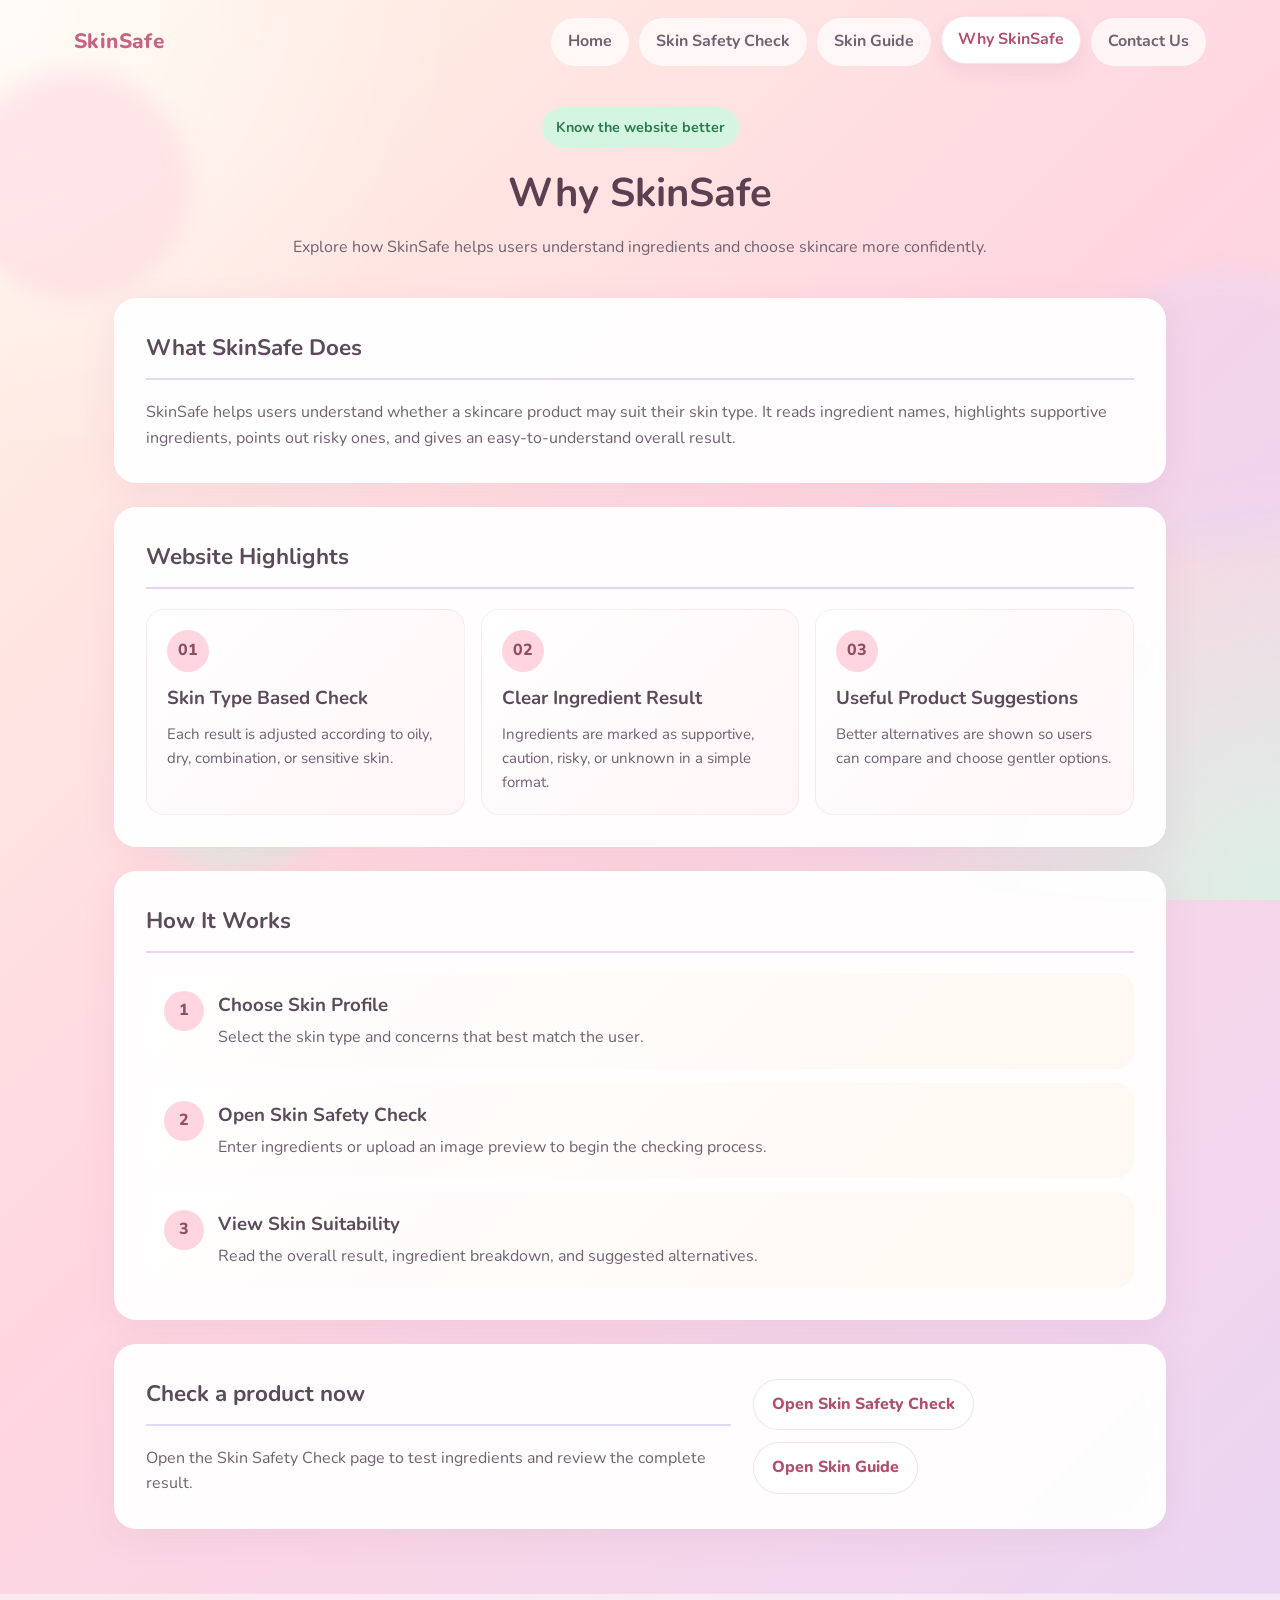
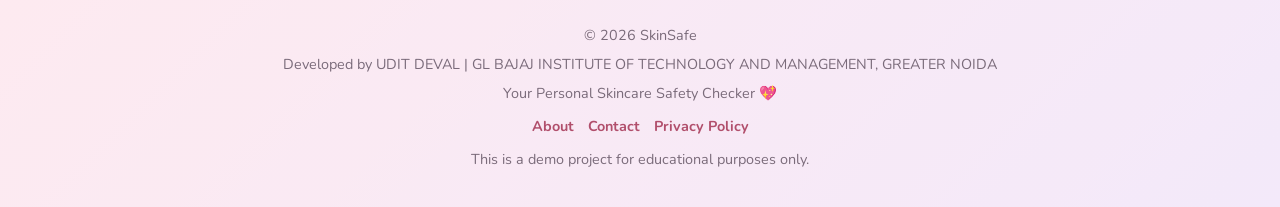
<file: about.html>
<!DOCTYPE html>
<html lang="en">
<head>
  <meta charset="UTF-8">
  <meta name="viewport" content="width=device-width, initial-scale=1.0">
  <title>SkinSafe - Why SkinSafe</title>
  <link rel="stylesheet" href="style.css">
  <link href="https://fonts.googleapis.com/css2?family=Nunito:wght@400;600;700;800&display=swap" rel="stylesheet">
</head>
<body>
  <div class="bg-orb orb-one"></div>
  <div class="bg-orb orb-two"></div>
  <div class="bg-orb orb-three"></div>

  <nav class="top-nav">
    <div class="nav-brand">SkinSafe</div>
    <div class="nav-links">
      <a href="index.html">Home</a>
      <a href="check.html">Skin Safety Check</a>
      <a href="guide.html">Skin Guide</a>
      <a href="about.html" class="active">Why SkinSafe</a>
      <a href="contact.html">Contact Us</a>
    </div>
  </nav>

  <header class="subpage-header">
    <span class="hero-label">Know the website better</span>
    <h1>Why SkinSafe</h1>
    <p>Explore how SkinSafe helps users understand ingredients and choose skincare more confidently.</p>
  </header>

  <main class="container">
    <section class="card">
      <h2>What SkinSafe Does</h2>
      <p class="page-text">SkinSafe helps users understand whether a skincare product may suit their skin type. It reads ingredient names, highlights supportive ingredients, points out risky ones, and gives an easy-to-understand overall result.</p>
    </section>

    <section class="card info-showcase">
      <h2>Website Highlights</h2>
      <div class="info-grid">
        <div class="info-box">
          <span class="info-icon">01</span>
          <h3>Skin Type Based Check</h3>
          <p>Each result is adjusted according to oily, dry, combination, or sensitive skin.</p>
        </div>
        <div class="info-box">
          <span class="info-icon">02</span>
          <h3>Clear Ingredient Result</h3>
          <p>Ingredients are marked as supportive, caution, risky, or unknown in a simple format.</p>
        </div>
        <div class="info-box">
          <span class="info-icon">03</span>
          <h3>Useful Product Suggestions</h3>
          <p>Better alternatives are shown so users can compare and choose gentler options.</p>
        </div>
      </div>
    </section>

    <section class="card">
      <h2>How It Works</h2>
      <div class="routine-list">
        <div class="routine-step">
          <span>1</span>
          <div>
            <h3>Choose Skin Profile</h3>
            <p>Select the skin type and concerns that best match the user.</p>
          </div>
        </div>
        <div class="routine-step">
          <span>2</span>
          <div>
            <h3>Open Skin Safety Check</h3>
            <p>Enter ingredients or upload an image preview to begin the checking process.</p>
          </div>
        </div>
        <div class="routine-step">
          <span>3</span>
          <div>
            <h3>View Skin Suitability</h3>
            <p>Read the overall result, ingredient breakdown, and suggested alternatives.</p>
          </div>
        </div>
      </div>
    </section>

    <section class="card final-cta">
      <div class="cta-content">
        <div>
          <h2>Check a product now</h2>
          <p>Open the Skin Safety Check page to test ingredients and review the complete result.</p>
        </div>
        <div class="cta-buttons">
          <a href="check.html" class="secondary-btn">Open Skin Safety Check</a>
          <a href="guide.html" class="secondary-btn">Open Skin Guide</a>
        </div>
      </div>
    </section>
  </main>

  <footer class="footer">
    <p>&copy; 2026 SkinSafe</p>
    <p>Developed by UDIT DEVAL | GL BAJAJ INSTITUTE OF TECHNOLOGY AND MANAGEMENT, GREATER NOIDA</p>
    <p>Your Personal Skincare Safety Checker 💖</p>
    <div class="footer-links">
      <a href="about.html">About</a>
      <a href="contact.html">Contact</a>
      <a href="privacy.html">Privacy Policy</a>
    </div>
    <p>This is a demo project for educational purposes only.</p>
  </footer>
</body>
</html>
</file>
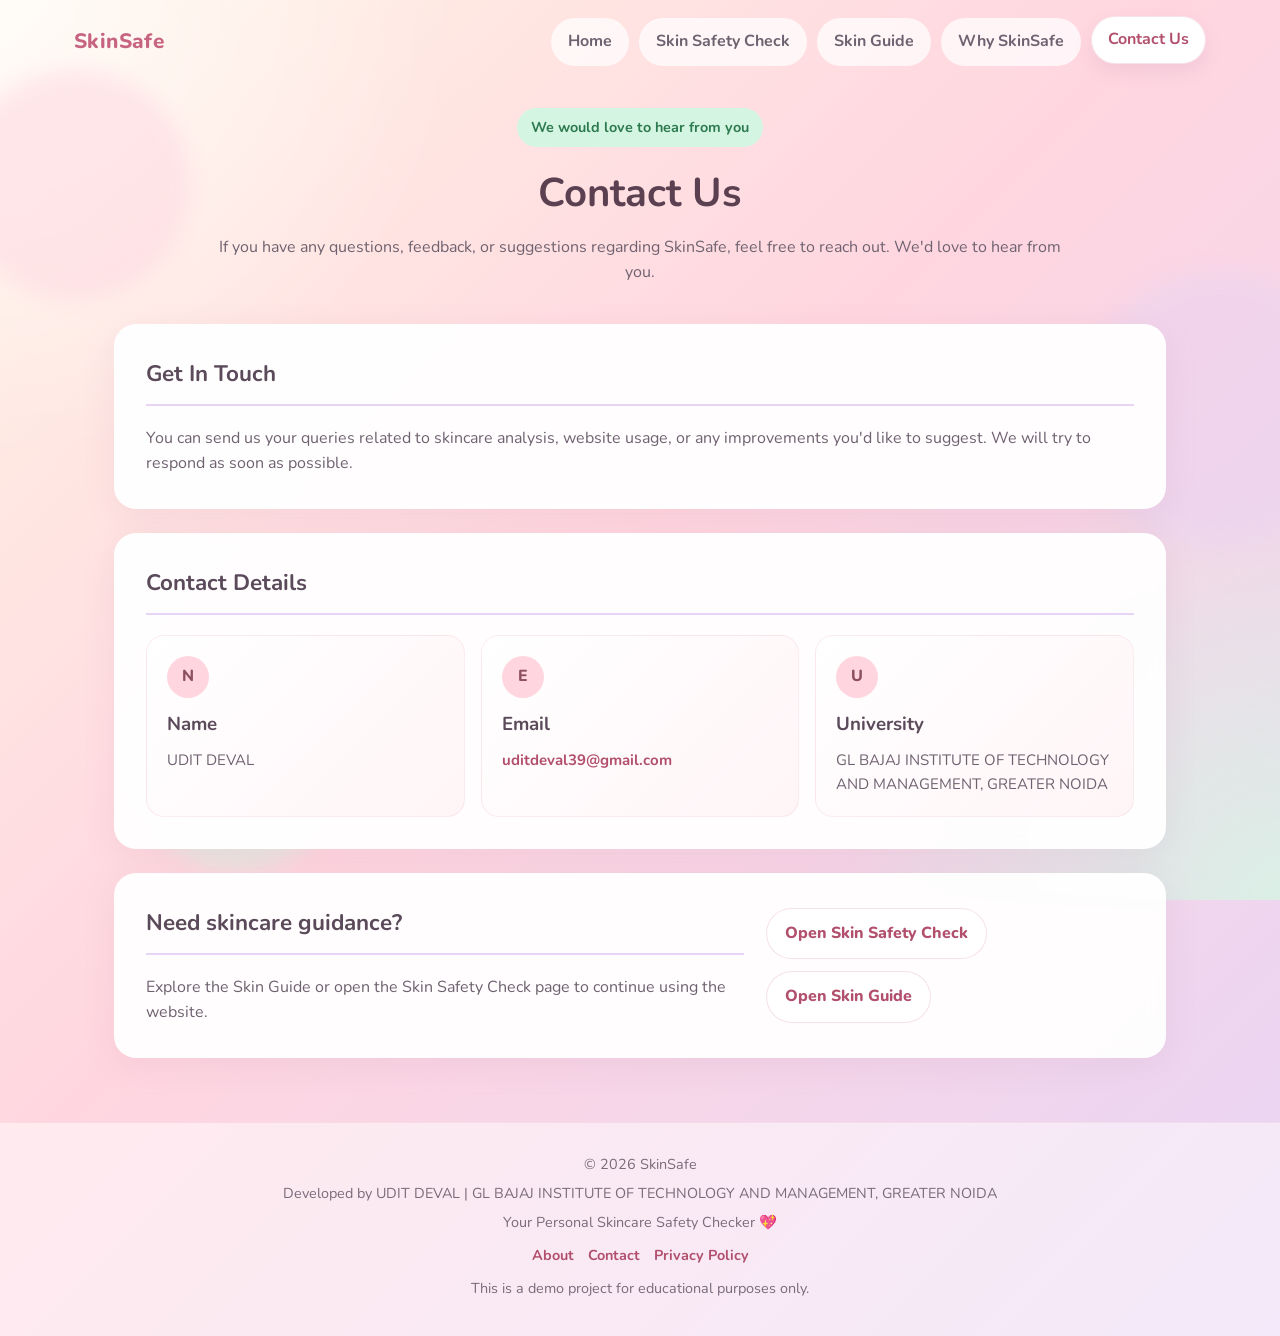
<file: contact.html>
<!DOCTYPE html>
<html lang="en">
<head>
  <meta charset="UTF-8">
  <meta name="viewport" content="width=device-width, initial-scale=1.0">
  <title>SkinSafe - Contact Us</title>
  <link rel="stylesheet" href="style.css">
  <link href="https://fonts.googleapis.com/css2?family=Nunito:wght@400;600;700;800&display=swap" rel="stylesheet">
</head>
<body>
  <div class="bg-orb orb-one"></div>
  <div class="bg-orb orb-two"></div>
  <div class="bg-orb orb-three"></div>

  <nav class="top-nav">
    <div class="nav-brand">SkinSafe</div>
    <div class="nav-links">
      <a href="index.html">Home</a>
      <a href="check.html">Skin Safety Check</a>
      <a href="guide.html">Skin Guide</a>
      <a href="about.html">Why SkinSafe</a>
      <a href="contact.html" class="active">Contact Us</a>
    </div>
  </nav>

  <header class="subpage-header">
    <span class="hero-label">We would love to hear from you</span>
    <h1>Contact Us</h1>
    <p>If you have any questions, feedback, or suggestions regarding SkinSafe, feel free to reach out. We'd love to hear from you.</p>
  </header>

  <main class="container">
    <section class="card">
      <h2>Get In Touch</h2>
      <p class="page-text">You can send us your queries related to skincare analysis, website usage, or any improvements you'd like to suggest. We will try to respond as soon as possible.</p>
    </section>

    <section class="card info-showcase">
      <h2>Contact Details</h2>
      <div class="info-grid">
        <div class="info-box">
          <span class="info-icon">N</span>
          <h3>Name</h3>
          <p>UDIT DEVAL</p>
        </div>
        <div class="info-box">
          <span class="info-icon">E</span>
          <h3>Email</h3>
          <p><a class="inline-link" href="mailto:uditdeval39@gmail.com">uditdeval39@gmail.com</a></p>
        </div>
        <div class="info-box">
          <span class="info-icon">U</span>
          <h3>University</h3>
          <p>GL BAJAJ INSTITUTE OF TECHNOLOGY AND MANAGEMENT, GREATER NOIDA</p>
        </div>
      </div>
    </section>

    <section class="card final-cta">
      <div class="cta-content">
        <div>
          <h2>Need skincare guidance?</h2>
          <p>Explore the Skin Guide or open the Skin Safety Check page to continue using the website.</p>
        </div>
        <div class="cta-buttons">
          <a href="check.html" class="secondary-btn">Open Skin Safety Check</a>
          <a href="guide.html" class="secondary-btn">Open Skin Guide</a>
        </div>
      </div>
    </section>
  </main>

  <footer class="footer">
    <p>&copy; 2026 SkinSafe</p>
    <p>Developed by UDIT DEVAL | GL BAJAJ INSTITUTE OF TECHNOLOGY AND MANAGEMENT, GREATER NOIDA</p>
    <p>Your Personal Skincare Safety Checker 💖</p>
    <div class="footer-links">
      <a href="about.html">About</a>
      <a href="contact.html">Contact</a>
      <a href="privacy.html">Privacy Policy</a>
    </div>
    <p>This is a demo project for educational purposes only.</p>
  </footer>
</body>
</html>
</file>
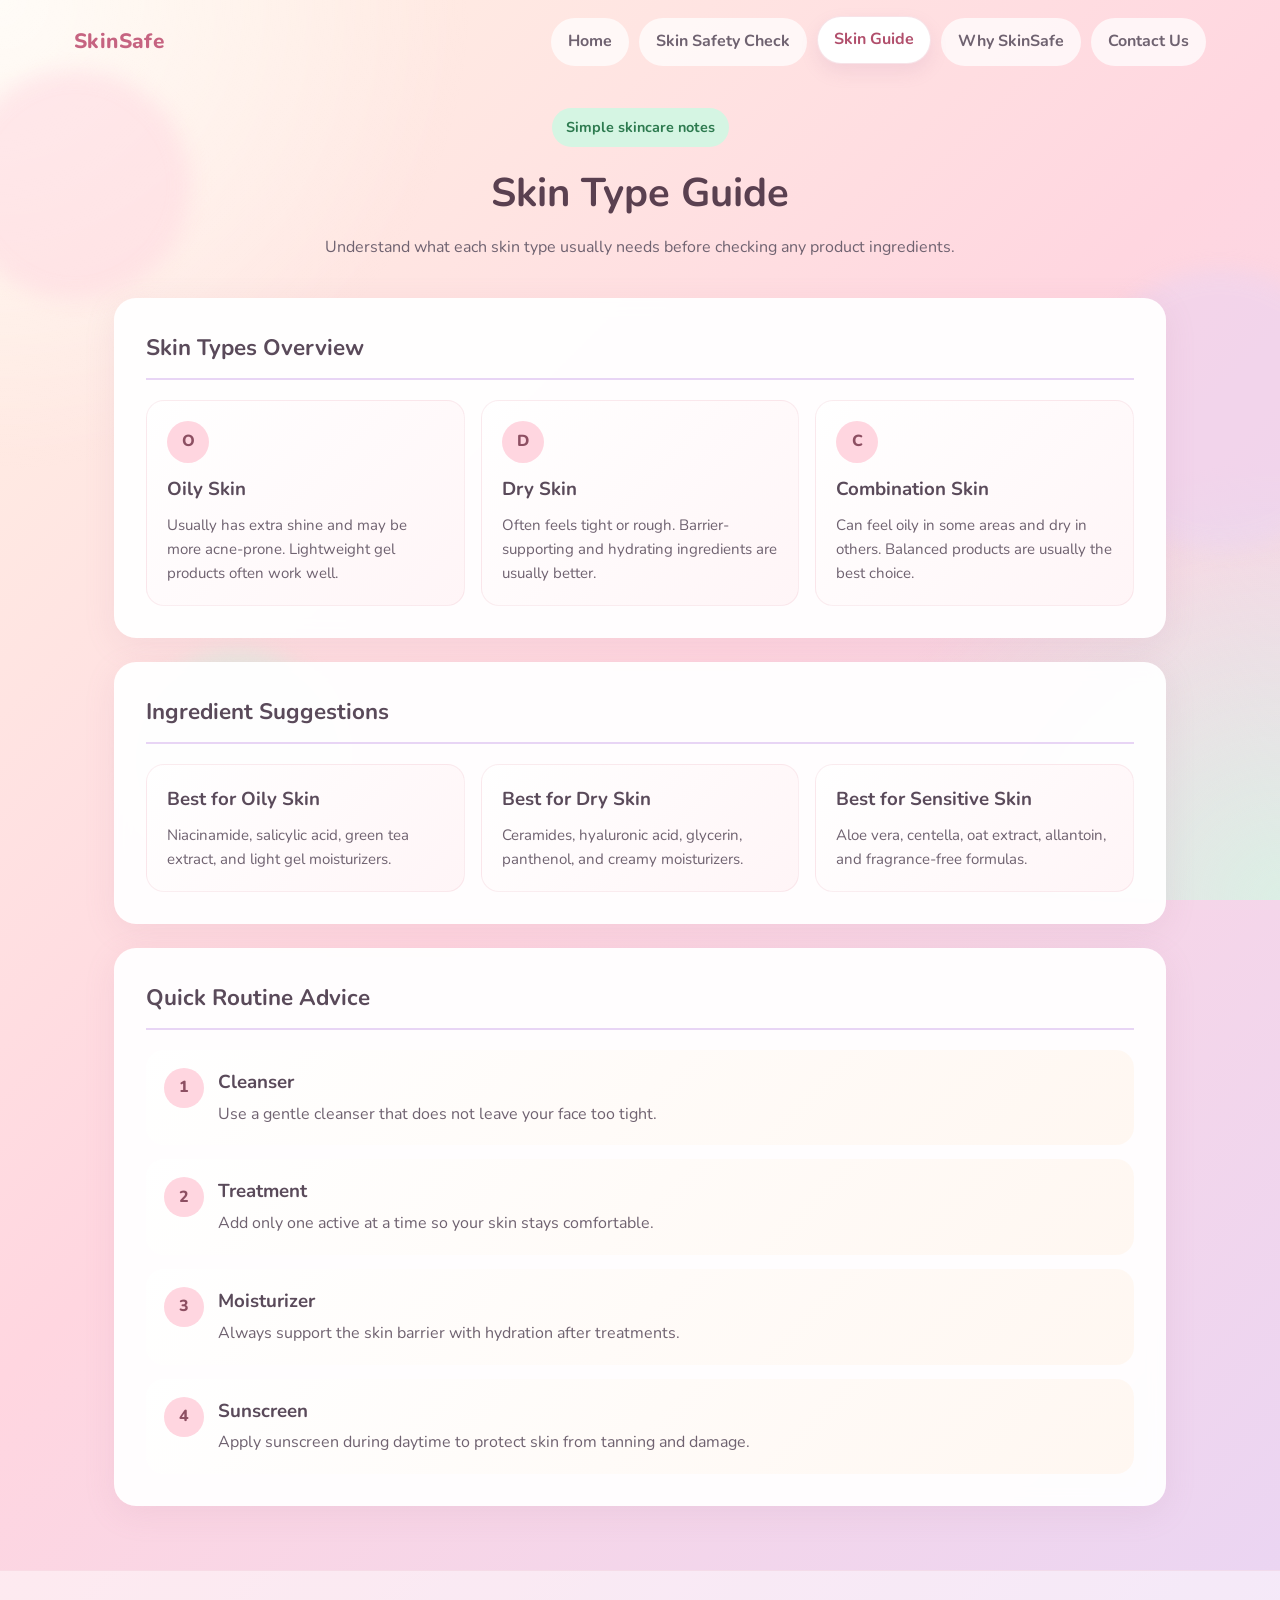
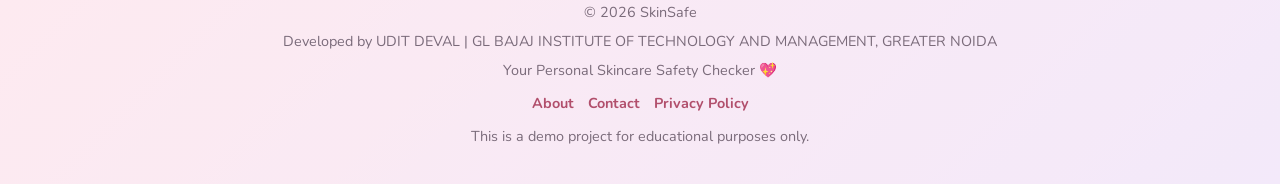
<file: guide.html>
<!DOCTYPE html>
<html lang="en">
<head>
  <meta charset="UTF-8">
  <meta name="viewport" content="width=device-width, initial-scale=1.0">
  <title>SkinSafe - Skin Guide</title>
  <link rel="stylesheet" href="style.css">
  <link href="https://fonts.googleapis.com/css2?family=Nunito:wght@400;600;700;800&display=swap" rel="stylesheet">
</head>
<body>
  <div class="bg-orb orb-one"></div>
  <div class="bg-orb orb-two"></div>
  <div class="bg-orb orb-three"></div>

  <nav class="top-nav">
    <div class="nav-brand">SkinSafe</div>
    <div class="nav-links">
      <a href="index.html">Home</a>
      <a href="check.html">Skin Safety Check</a>
      <a href="guide.html" class="active">Skin Guide</a>
      <a href="about.html">Why SkinSafe</a>
      <a href="contact.html">Contact Us</a>
    </div>
  </nav>

  <header class="subpage-header">
    <span class="hero-label">Simple skincare notes</span>
    <h1>Skin Type Guide</h1>
    <p>Understand what each skin type usually needs before checking any product ingredients.</p>
  </header>

  <main class="container">
    <section class="card info-showcase">
      <h2>Skin Types Overview</h2>
      <div class="info-grid">
        <div class="info-box">
          <span class="info-icon">O</span>
          <h3>Oily Skin</h3>
          <p>Usually has extra shine and may be more acne-prone. Lightweight gel products often work well.</p>
        </div>
        <div class="info-box">
          <span class="info-icon">D</span>
          <h3>Dry Skin</h3>
          <p>Often feels tight or rough. Barrier-supporting and hydrating ingredients are usually better.</p>
        </div>
        <div class="info-box">
          <span class="info-icon">C</span>
          <h3>Combination Skin</h3>
          <p>Can feel oily in some areas and dry in others. Balanced products are usually the best choice.</p>
        </div>
      </div>
    </section>

    <section class="card care-tips">
      <h2>Ingredient Suggestions</h2>
      <div class="tips-grid">
        <div class="tip-card">
          <h3>Best for Oily Skin</h3>
          <p>Niacinamide, salicylic acid, green tea extract, and light gel moisturizers.</p>
        </div>
        <div class="tip-card">
          <h3>Best for Dry Skin</h3>
          <p>Ceramides, hyaluronic acid, glycerin, panthenol, and creamy moisturizers.</p>
        </div>
        <div class="tip-card">
          <h3>Best for Sensitive Skin</h3>
          <p>Aloe vera, centella, oat extract, allantoin, and fragrance-free formulas.</p>
        </div>
      </div>
    </section>

    <section class="card">
      <h2>Quick Routine Advice</h2>
      <div class="routine-list">
        <div class="routine-step">
          <span>1</span>
          <div>
            <h3>Cleanser</h3>
            <p>Use a gentle cleanser that does not leave your face too tight.</p>
          </div>
        </div>
        <div class="routine-step">
          <span>2</span>
          <div>
            <h3>Treatment</h3>
            <p>Add only one active at a time so your skin stays comfortable.</p>
          </div>
        </div>
        <div class="routine-step">
          <span>3</span>
          <div>
            <h3>Moisturizer</h3>
            <p>Always support the skin barrier with hydration after treatments.</p>
          </div>
        </div>
        <div class="routine-step">
          <span>4</span>
          <div>
            <h3>Sunscreen</h3>
            <p>Apply sunscreen during daytime to protect skin from tanning and damage.</p>
          </div>
        </div>
      </div>
    </section>
  </main>

  <footer class="footer">
    <p>&copy; 2026 SkinSafe</p>
    <p>Developed by UDIT DEVAL | GL BAJAJ INSTITUTE OF TECHNOLOGY AND MANAGEMENT, GREATER NOIDA</p>
    <p>Your Personal Skincare Safety Checker 💖</p>
    <div class="footer-links">
      <a href="about.html">About</a>
      <a href="contact.html">Contact</a>
      <a href="privacy.html">Privacy Policy</a>
    </div>
    <p>This is a demo project for educational purposes only.</p>
  </footer>
</body>
</html>
</file>
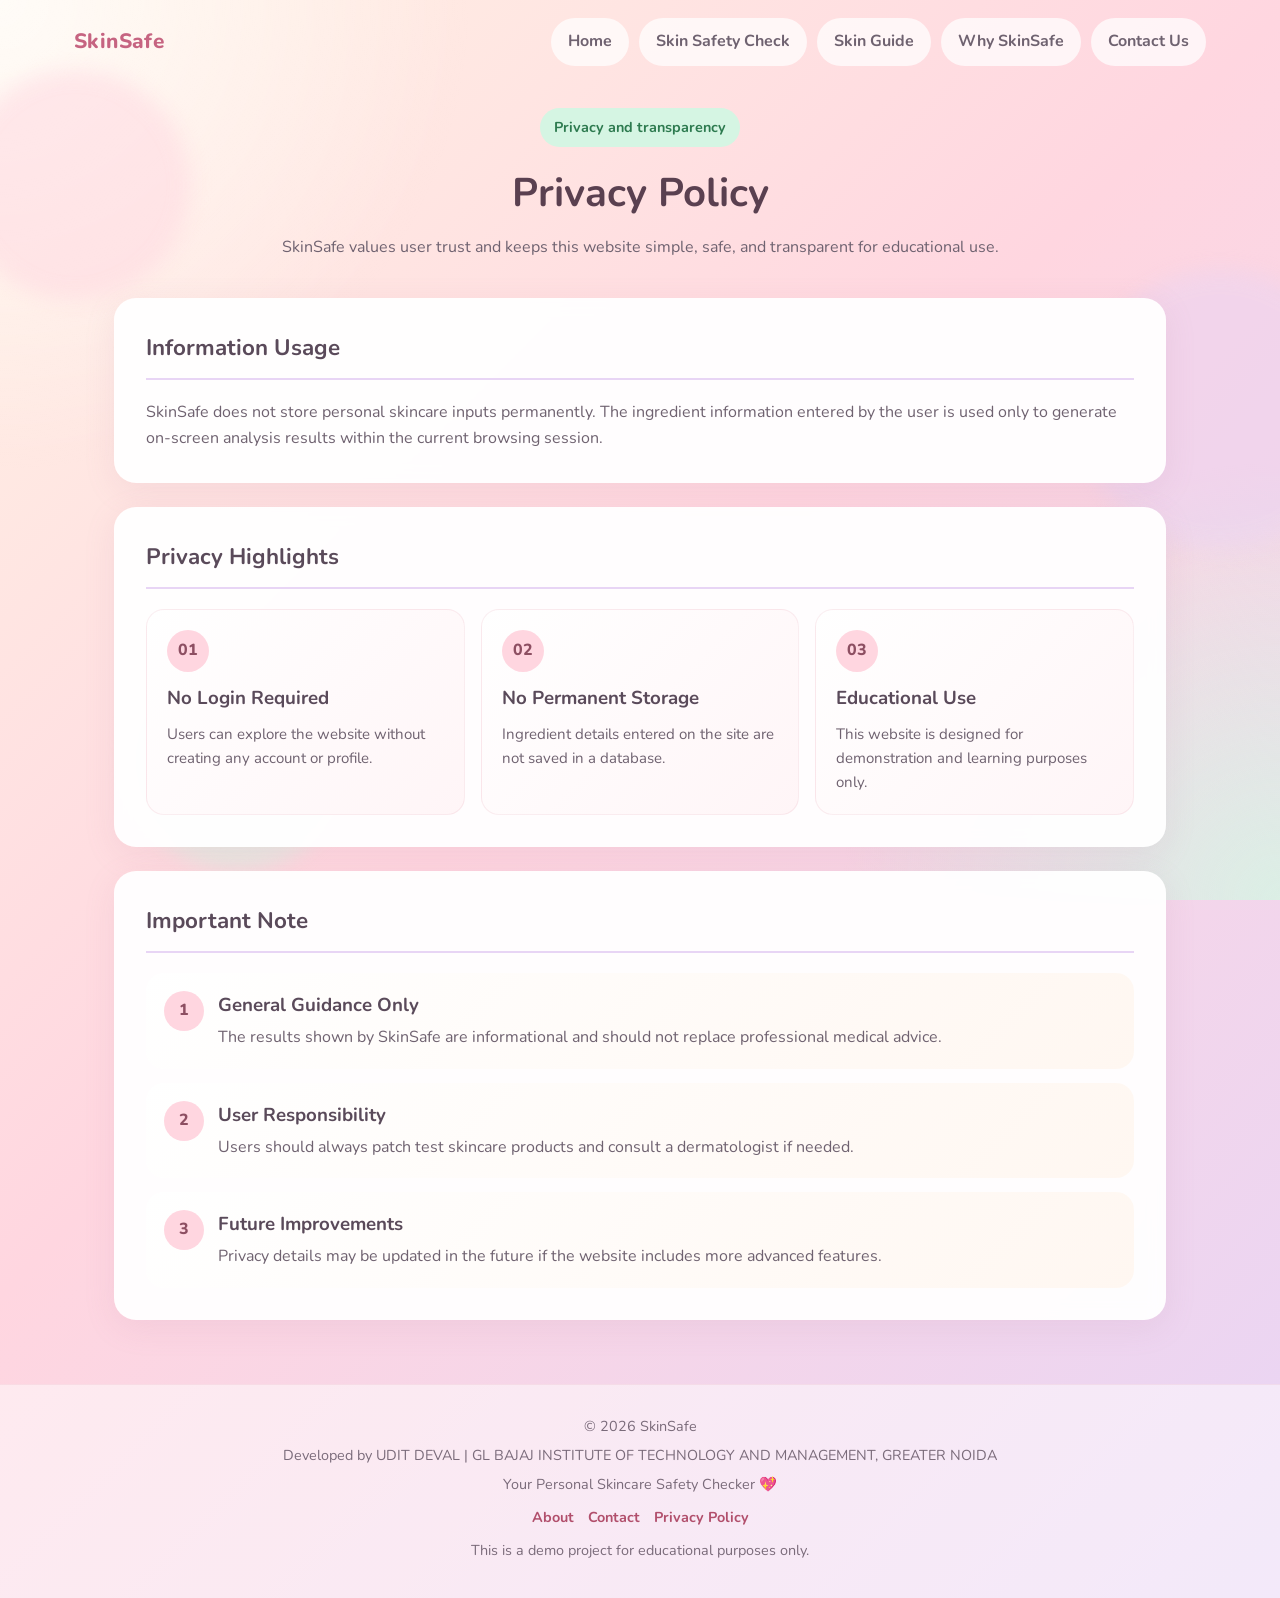
<file: privacy.html>
<!DOCTYPE html>
<html lang="en">
<head>
  <meta charset="UTF-8">
  <meta name="viewport" content="width=device-width, initial-scale=1.0">
  <title>SkinSafe - Privacy Policy</title>
  <link rel="stylesheet" href="style.css">
  <link href="https://fonts.googleapis.com/css2?family=Nunito:wght@400;600;700;800&display=swap" rel="stylesheet">
</head>
<body>
  <div class="bg-orb orb-one"></div>
  <div class="bg-orb orb-two"></div>
  <div class="bg-orb orb-three"></div>

  <nav class="top-nav">
    <div class="nav-brand">SkinSafe</div>
    <div class="nav-links">
      <a href="index.html">Home</a>
      <a href="check.html">Skin Safety Check</a>
      <a href="guide.html">Skin Guide</a>
      <a href="about.html">Why SkinSafe</a>
      <a href="contact.html">Contact Us</a>
    </div>
  </nav>

  <header class="subpage-header">
    <span class="hero-label">Privacy and transparency</span>
    <h1>Privacy Policy</h1>
    <p>SkinSafe values user trust and keeps this website simple, safe, and transparent for educational use.</p>
  </header>

  <main class="container">
    <section class="card">
      <h2>Information Usage</h2>
      <p class="page-text">SkinSafe does not store personal skincare inputs permanently. The ingredient information entered by the user is used only to generate on-screen analysis results within the current browsing session.</p>
    </section>

    <section class="card info-showcase">
      <h2>Privacy Highlights</h2>
      <div class="info-grid">
        <div class="info-box">
          <span class="info-icon">01</span>
          <h3>No Login Required</h3>
          <p>Users can explore the website without creating any account or profile.</p>
        </div>
        <div class="info-box">
          <span class="info-icon">02</span>
          <h3>No Permanent Storage</h3>
          <p>Ingredient details entered on the site are not saved in a database.</p>
        </div>
        <div class="info-box">
          <span class="info-icon">03</span>
          <h3>Educational Use</h3>
          <p>This website is designed for demonstration and learning purposes only.</p>
        </div>
      </div>
    </section>

    <section class="card">
      <h2>Important Note</h2>
      <div class="routine-list">
        <div class="routine-step">
          <span>1</span>
          <div>
            <h3>General Guidance Only</h3>
            <p>The results shown by SkinSafe are informational and should not replace professional medical advice.</p>
          </div>
        </div>
        <div class="routine-step">
          <span>2</span>
          <div>
            <h3>User Responsibility</h3>
            <p>Users should always patch test skincare products and consult a dermatologist if needed.</p>
          </div>
        </div>
        <div class="routine-step">
          <span>3</span>
          <div>
            <h3>Future Improvements</h3>
            <p>Privacy details may be updated in the future if the website includes more advanced features.</p>
          </div>
        </div>
      </div>
    </section>
  </main>

  <footer class="footer">
    <p>&copy; 2026 SkinSafe</p>
    <p>Developed by UDIT DEVAL | GL BAJAJ INSTITUTE OF TECHNOLOGY AND MANAGEMENT, GREATER NOIDA</p>
    <p>Your Personal Skincare Safety Checker 💖</p>
    <div class="footer-links">
      <a href="about.html">About</a>
      <a href="contact.html">Contact</a>
      <a href="privacy.html">Privacy Policy</a>
    </div>
    <p>This is a demo project for educational purposes only.</p>
  </footer>
</body>
</html>
</file>
<file: style.css>
/* ========================================
   CSS Reset & Base Styles
   ======================================== */
* {
  margin: 0;
  padding: 0;
  box-sizing: border-box;
}

html {
  scroll-behavior: smooth;
}

body {
  font-family: 'Nunito', sans-serif;
  background: linear-gradient(135deg, #FFF3E4 0%, #FFD6E0 45%, #E8D5F5 100%);
  min-height: 100vh;
  color: #4a4a4a;
  line-height: 1.6;
  overflow-x: hidden;
  position: relative;
}

body::before {
  content: '';
  position: fixed;
  inset: 0;
  background:
    radial-gradient(circle at top left, rgba(255, 255, 255, 0.72), transparent 30%),
    radial-gradient(circle at bottom right, rgba(213, 245, 227, 0.8), transparent 28%);
  z-index: -3;
}

.bg-orb {
  position: fixed;
  border-radius: 50%;
  filter: blur(10px);
  opacity: 0.55;
  z-index: -2;
  animation: floatOrb 12s ease-in-out infinite;
}

.orb-one {
  width: 230px;
  height: 230px;
  background: rgba(255, 214, 224, 0.9);
  top: 70px;
  left: -40px;
}

.orb-two {
  width: 280px;
  height: 280px;
  background: rgba(232, 213, 245, 0.82);
  top: 270px;
  right: -80px;
  animation-delay: 2s;
}

.orb-three {
  width: 220px;
  height: 220px;
  background: rgba(213, 245, 227, 0.92);
  bottom: 30px;
  left: 10%;
  animation-delay: 4s;
}

@keyframes floatOrb {
  0%, 100% {
    transform: translateY(0px) translateX(0px);
  }
  50% {
    transform: translateY(-18px) translateX(12px);
  }
}

/* ========================================
   Layout Styles
   ======================================== */
.container {
  max-width: 1100px;
  margin: 0 auto;
  padding: 20px 24px 40px;
  position: relative;
  z-index: 2;
}

.top-nav {
  max-width: 1180px;
  margin: 0 auto;
  padding: 18px 24px 0;
  display: flex;
  align-items: center;
  justify-content: space-between;
  gap: 20px;
  position: relative;
  z-index: 3;
}

.nav-brand {
  font-size: 1.3rem;
  font-weight: 800;
  color: #c66481;
  letter-spacing: 0.4px;
}

.nav-links {
  display: flex;
  flex-wrap: wrap;
  gap: 10px;
}

.nav-links a {
  text-decoration: none;
  color: #6f6270;
  background: rgba(255, 255, 255, 0.72);
  padding: 10px 16px;
  border-radius: 999px;
  font-weight: 700;
  transition: 0.3s ease;
  border: 1px solid transparent;
}

.nav-links a:hover,
.nav-links a.active {
  color: #b14f6c;
  transform: translateY(-2px);
  background: #fff;
  border-color: rgba(212, 118, 140, 0.2);
  box-shadow: 0 8px 18px rgba(180, 120, 160, 0.14);
}

/* ========================================
   Header Styles
   ======================================== */
.header {
  text-align: center;
  padding: 28px 20px 24px;
  position: relative;
  z-index: 2;
}

.logo {
  font-size: 2.7rem;
  font-weight: 800;
  color: #d4768c;
  margin-bottom: 8px;
}

.tagline {
  font-size: 1.1rem;
  color: #7a6b7a;
  font-weight: 700;
  margin-bottom: 24px;
}

.hero-banner {
  max-width: 980px;
  margin: 0 auto;
  display: grid;
  grid-template-columns: 1.1fr 0.9fr;
  gap: 22px;
  align-items: center;
  text-align: left;
}

.hero-text {
  background: rgba(255, 255, 255, 0.76);
  padding: 34px;
  border-radius: 24px;
  box-shadow: 0 10px 35px rgba(180, 120, 160, 0.12);
  backdrop-filter: blur(8px);
}

.hero-label {
  display: inline-block;
  padding: 8px 14px;
  border-radius: 999px;
  background: #D5F5E3;
  color: #2d7a4f;
  font-size: 0.9rem;
  font-weight: 700;
  margin-bottom: 14px;
}

.hero-text h1 {
  font-size: 2.2rem;
  line-height: 1.15;
  color: #5a4050;
  margin-bottom: 12px;
}

.hero-text p {
  color: #6b5c68;
  font-size: 1rem;
  margin-bottom: 18px;
}

.hero-frame {
  position: relative;
  padding: 12px;
  border-radius: 30px;
  background: linear-gradient(135deg, rgba(255,255,255,0.9), rgba(255,243,228,0.9));
  box-shadow: 0 18px 40px rgba(180, 120, 160, 0.18);
  transition: transform 0.35s ease, box-shadow 0.35s ease;
}

.hero-frame img {
  width: 100%;
  height: 430px;
  object-fit: cover;
  display: block;
  border-radius: 22px;
}

.hero-frame:hover {
  transform: translateY(-6px) rotate(-1deg);
  box-shadow: 0 22px 44px rgba(180, 120, 160, 0.24);
}

.floating-badge {
  position: absolute;
  right: 18px;
  bottom: 18px;
  padding: 10px 14px;
  border-radius: 999px;
  background: rgba(255, 255, 255, 0.9);
  color: #b14f6c;
  font-weight: 800;
  box-shadow: 0 10px 22px rgba(180, 120, 160, 0.15);
  text-decoration: none;
  transition: 0.3s ease;
}

.floating-badge:hover {
  transform: translateY(-3px) scale(1.02);
  background: #fff7fb;
}

.hero-points {
  display: grid;
  grid-template-columns: repeat(3, 1fr);
  gap: 12px;
}

.hero-point {
  background: rgba(255, 243, 228, 0.9);
  border: 1px solid rgba(212, 118, 140, 0.12);
  border-radius: 18px;
  padding: 14px;
}

.hero-point strong {
  display: block;
  color: #5a4050;
  margin-bottom: 4px;
}

.hero-point span {
  display: block;
  font-size: 0.88rem;
  color: #7a6b7a;
}

.quick-strip {
  display: grid;
  grid-template-columns: repeat(3, 1fr);
  gap: 16px;
  margin-bottom: 24px;
}

.strip-card {
  background: rgba(255, 255, 255, 0.8);
  border-radius: 20px;
  padding: 20px;
  text-align: center;
  box-shadow: 0 8px 24px rgba(180, 120, 160, 0.1);
  transition: 0.3s ease;
}

.strip-card:hover {
  transform: translateY(-6px);
  box-shadow: 0 14px 28px rgba(180, 120, 160, 0.16);
}

.strip-number {
  display: block;
  font-size: 2rem;
  font-weight: 800;
  color: #d4768c;
  line-height: 1;
  margin-bottom: 8px;
}

.strip-card p {
  color: #6b5c68;
  font-weight: 700;
}

.mini-actions {
  display: grid;
  grid-template-columns: repeat(3, 1fr);
  gap: 16px;
  margin-bottom: 24px;
}

.checker-layout {
  display: grid;
  grid-template-columns: 0.9fr 1.1fr;
  gap: 24px;
  align-items: start;
}

.mini-action-card {
  text-decoration: none;
  color: inherit;
  background: linear-gradient(135deg, rgba(255,255,255,0.95), rgba(255,243,228,0.95));
  border-radius: 20px;
  padding: 22px;
  box-shadow: 0 8px 24px rgba(180, 120, 160, 0.1);
  transition: transform 0.3s ease, box-shadow 0.3s ease, border-color 0.3s ease;
  border: 1px solid transparent;
}

.mini-action-card:hover {
  transform: translateY(-6px);
  box-shadow: 0 14px 30px rgba(180, 120, 160, 0.15);
  border-color: rgba(212, 118, 140, 0.2);
}

.mini-action-card h3 {
  color: #5a4050;
  margin-bottom: 8px;
}

.mini-action-card p {
  color: #6f6270;
  font-size: 0.92rem;
}

/* ========================================
   Card Component Styles
   ======================================== */
.card {
  background: rgba(255, 255, 255, 0.94);
  border-radius: 22px;
  padding: 32px;
  margin-bottom: 24px;
  box-shadow: 0 8px 32px rgba(180, 120, 160, 0.12);
  transition: transform 0.3s ease, box-shadow 0.3s ease;
  backdrop-filter: blur(8px);
}

.card:hover {
  transform: translateY(-4px);
  box-shadow: 0 12px 40px rgba(180, 120, 160, 0.18);
}

.card h2 {
  font-size: 1.4rem;
  color: #5a4a5a;
  margin-bottom: 20px;
  padding-bottom: 12px;
  border-bottom: 2px solid #E8D5F5;
}

/* ========================================
   Form Element Styles
   ======================================== */
.form-group {
  margin-bottom: 20px;
}

.form-group label {
  display: block;
  font-weight: 700;
  color: #5a4a5a;
  margin-bottom: 8px;
  font-size: 0.95rem;
}

select {
  width: 100%;
  padding: 14px 16px;
  border: 2px solid #E8D5F5;
  border-radius: 12px;
  font-family: 'Nunito', sans-serif;
  font-size: 1rem;
  color: #4a4a4a;
  background: #fafafa;
  cursor: pointer;
  transition: border-color 0.3s ease, box-shadow 0.3s ease;
  appearance: none;
  background-image: url("data:image/svg+xml,%3Csvg xmlns='http://www.w3.org/2000/svg' width='12' height='12' viewBox='0 0 12 12'%3E%3Cpath fill='%235a4a5a' d='M6 8L1 3h10z'/%3E%3C/svg%3E");
  background-repeat: no-repeat;
  background-position: right 16px center;
}

select:focus,
textarea:focus {
  outline: none;
  border-color: #d4768c;
  box-shadow: 0 0 0 4px rgba(212, 118, 140, 0.15);
  transform: translateY(-1px);
}

textarea {
  width: 100%;
  padding: 14px 16px;
  border: 2px solid #E8D5F5;
  border-radius: 12px;
  font-family: 'Nunito', sans-serif;
  font-size: 1rem;
  color: #4a4a4a;
  background: #fafafa;
  resize: vertical;
  min-height: 120px;
  transition: border-color 0.3s ease, box-shadow 0.3s ease;
}

textarea::placeholder {
  color: #a0a0a0;
}

.sample-tags {
  display: flex;
  flex-wrap: wrap;
  gap: 10px;
  margin-bottom: 18px;
}

.sample-tags span {
  padding: 8px 12px;
  border-radius: 999px;
  background: #f8ecf4;
  color: #7b5e70;
  font-size: 0.88rem;
  font-weight: 700;
  transition: 0.3s ease;
}

.sample-tags span:hover {
  background: #ffdfe8;
  transform: translateY(-2px);
}

/* ========================================
   Checkbox Group Styles
   ======================================== */
.checkbox-group {
  display: flex;
  flex-wrap: wrap;
  gap: 10px;
}

.checkbox-label {
  display: flex;
  align-items: center;
  gap: 8px;
  padding: 10px 16px;
  background: #FFF3E4;
  border-radius: 25px;
  cursor: pointer;
  transition: all 0.3s ease;
  font-weight: 700;
  font-size: 0.9rem;
}

.checkbox-label:hover {
  background: #FFD6E0;
  transform: scale(1.02);
}

.checkbox-label input[type="checkbox"] {
  width: 18px;
  height: 18px;
  accent-color: #d4768c;
  cursor: pointer;
}

.checkbox-label input[type="checkbox"]:checked + span {
  color: #d4768c;
}

/* ========================================
   Upload Area Styles
   ======================================== */
.upload-area {
  border: 2px dashed #E8D5F5;
  border-radius: 16px;
  padding: 30px;
  text-align: center;
  cursor: pointer;
  transition: all 0.3s ease;
  background: #fafafa;
}

.upload-area:hover {
  border-color: #d4768c;
  background: #fff5f7;
  transform: scale(1.01);
}

.upload-icon {
  font-size: 2.5rem;
  display: block;
  margin-bottom: 8px;
}

.upload-area p {
  color: #7a6b7a;
  font-weight: 700;
}

.upload-area small {
  display: block;
  margin-top: 6px;
  color: #9b8b99;
}

/* ========================================
   Button Styles
   ======================================== */
.analyze-btn {
  width: 100%;
  padding: 16px 24px;
  background: linear-gradient(135deg, #d4768c 0%, #c45c7a 100%);
  color: white;
  border: none;
  border-radius: 14px;
  font-family: 'Nunito', sans-serif;
  font-size: 1.1rem;
  font-weight: 800;
  cursor: pointer;
  transition: all 0.3s ease;
  box-shadow: 0 4px 16px rgba(212, 118, 140, 0.3);
}

.analyze-btn:hover {
  transform: translateY(-3px);
  box-shadow: 0 8px 24px rgba(212, 118, 140, 0.4);
}

.analyze-btn:active {
  transform: translateY(-1px);
}

/* ========================================
   Results Section Styles
   ======================================== */
.results-section {
  display: none;
  animation: fadeIn 0.6s ease;
}

.results-section.visible {
  display: block;
}

@keyframes fadeIn {
  from {
    opacity: 0;
    transform: translateY(20px);
  }
  to {
    opacity: 1;
    transform: translateY(0);
  }
}

.risk-badge {
  text-align: center;
  padding: 20px;
  border-radius: 16px;
  margin-bottom: 24px;
  font-size: 1.3rem;
  font-weight: 800;
}

.risk-badge small {
  display: block;
  margin-top: 8px;
  font-size: 0.9rem;
  font-weight: 700;
}

.risk-badge.safe {
  background: linear-gradient(135deg, #D5F5E3 0%, #a8e6cf 100%);
  color: #2d7a4f;
}

.risk-badge.moderate {
  background: linear-gradient(135deg, #FFF3E4 0%, #ffd89b 100%);
  color: #9a6b2e;
}

.risk-badge.high {
  background: linear-gradient(135deg, #FFD6E0 0%, #ffb3b3 100%);
  color: #a04040;
}

.ingredients-breakdown {
  margin-bottom: 28px;
}

.ingredients-breakdown h3 {
  font-size: 1.1rem;
  color: #5a4a5a;
  margin-bottom: 16px;
}

.ingredient-item {
  display: flex;
  align-items: flex-start;
  gap: 12px;
  padding: 14px 16px;
  background: #fafafa;
  border-radius: 12px;
  margin-bottom: 10px;
  transition: all 0.3s ease;
}

.ingredient-item:hover {
  background: #f0f0f0;
  transform: translateX(4px);
}

.ingredient-item.harmful {
  border-left: 5px solid #ef8f9f;
}

.ingredient-item.caution {
  border-left: 5px solid #f0c36d;
}

.ingredient-item.good {
  border-left: 5px solid #98d7ae;
}

.ingredient-item.unknown {
  border-left: 5px solid #d2c4df;
}

.ingredient-icon {
  font-size: 1.4rem;
  flex-shrink: 0;
}

.ingredient-info {
  flex: 1;
}

.ingredient-name {
  font-weight: 800;
  color: #4a4a4a;
  margin-bottom: 4px;
}

.ingredient-reason {
  font-size: 0.9rem;
  color: #6a6a6a;
}

/* ========================================
   Alternative Products Styles
   ======================================== */
.alternatives-section h3 {
  font-size: 1.1rem;
  color: #5a4a5a;
  margin-bottom: 16px;
}

.info-grid,
.tips-grid {
  display: grid;
  grid-template-columns: repeat(3, 1fr);
  gap: 16px;
}

.info-box,
.tip-card {
  background: linear-gradient(135deg, #fff, #fff5f7);
  border-radius: 18px;
  padding: 20px;
  border: 1px solid rgba(212, 118, 140, 0.12);
  transition: 0.3s ease;
}

.info-box:hover,
.tip-card:hover {
  transform: translateY(-4px);
  box-shadow: 0 10px 24px rgba(180, 120, 160, 0.12);
}

.info-icon {
  display: inline-flex;
  align-items: center;
  justify-content: center;
  width: 42px;
  height: 42px;
  border-radius: 50%;
  background: #FFD6E0;
  color: #8d4f62;
  font-weight: 800;
  margin-bottom: 12px;
}

.info-box h3,
.tip-card h3 {
  color: #5a4a5a;
  margin-bottom: 8px;
}

.info-box p,
.tip-card p {
  color: #6f6270;
  font-size: 0.94rem;
}

.product-cards {
  display: grid;
  grid-template-columns: repeat(2, 1fr);
  gap: 14px;
}

.product-card {
  display: block;
  padding: 14px;
  background: linear-gradient(135deg, #fff 0%, #FFF3E4 100%);
  border-radius: 16px;
  text-decoration: none;
  color: inherit;
  transition: all 0.3s ease;
  border: 2px solid transparent;
}

.product-card:hover {
  transform: translateY(-4px);
  box-shadow: 0 8px 24px rgba(180, 120, 160, 0.2);
  border-color: #E8D5F5;
}

.product-card:hover .product-image {
  transform: scale(1.03);
}

.product-image {
  width: 100%;
  height: 150px;
  object-fit: cover;
  border-radius: 12px;
  margin-bottom: 12px;
  transition: transform 0.35s ease;
}

.product-card h4 {
  font-size: 1rem;
  color: #5a4a5a;
  margin-bottom: 6px;
}

.product-card p {
  font-size: 0.85rem;
  color: #7a6b7a;
}

/* ========================================
   Footer Styles
   ======================================== */
.footer {
  text-align: center;
  padding: 30px 20px;
  color: #7a6b7a;
  font-size: 0.9rem;
  position: relative;
  z-index: 2;
  border-top: 1px solid rgba(212, 118, 140, 0.12);
  background: rgba(255, 255, 255, 0.48);
}

.footer p {
  margin-bottom: 6px;
}

.footer-links {
  display: flex;
  justify-content: center;
  flex-wrap: wrap;
  gap: 14px;
  margin: 10px 0;
}

.footer-links a,
.inline-link {
  color: #b14f6c;
  text-decoration: none;
  font-weight: 700;
  transition: 0.3s ease;
}

.footer-links a:hover,
.inline-link:hover {
  color: #8d4f62;
  text-decoration: underline;
}

.subpage-header {
  max-width: 900px;
  margin: 0 auto;
  padding: 42px 24px 18px;
  text-align: center;
  position: relative;
  z-index: 2;
}

.subpage-header h1 {
  font-size: 2.5rem;
  color: #5a4050;
  margin-bottom: 10px;
}

.subpage-header p {
  color: #6f6270;
  font-size: 1rem;
}

.routine-list {
  display: grid;
  gap: 14px;
}

.routine-step {
  display: flex;
  align-items: flex-start;
  gap: 14px;
  padding: 18px;
  border-radius: 18px;
  background: linear-gradient(135deg, #fff, #fff7f1);
  transition: 0.3s ease;
}

.routine-step:hover {
  transform: translateX(4px);
  box-shadow: 0 10px 22px rgba(180, 120, 160, 0.12);
}

.routine-step span {
  width: 40px;
  height: 40px;
  border-radius: 50%;
  display: inline-flex;
  align-items: center;
  justify-content: center;
  background: #FFD6E0;
  color: #8d4f62;
  font-weight: 800;
  flex-shrink: 0;
}

.routine-step h3 {
  color: #5a4a5a;
  margin-bottom: 4px;
}

.routine-step p,
.page-text {
  color: #6f6270;
  font-size: 1rem;
}

.final-cta {
  overflow: hidden;
}

.cta-content {
  display: flex;
  align-items: center;
  justify-content: space-between;
  gap: 22px;
}

.cta-content p {
  color: #6f6270;
}

.cta-buttons {
  display: flex;
  flex-wrap: wrap;
  gap: 12px;
}

.secondary-btn {
  display: inline-flex;
  align-items: center;
  justify-content: center;
  text-decoration: none;
  color: #b14f6c;
  background: #fff;
  padding: 12px 18px;
  border-radius: 999px;
  border: 1px solid rgba(212, 118, 140, 0.22);
  font-weight: 800;
  transition: 0.3s ease;
}

.secondary-btn:hover {
  transform: translateY(-3px);
  box-shadow: 0 10px 24px rgba(180, 120, 160, 0.15);
  background: #fff7fb;
}

/* ========================================
   Responsive Styles
   ======================================== */
@media (max-width: 768px) {
  .hero-banner {
    grid-template-columns: 1fr;
    text-align: center;
  }

  .hero-points,
  .quick-strip,
  .mini-actions,
  .info-grid,
  .tips-grid {
    grid-template-columns: 1fr;
  }

  .checker-layout {
    grid-template-columns: 1fr;
  }

  .cta-content {
    flex-direction: column;
    align-items: flex-start;
  }

  .hero-frame img {
    height: 300px;
  }
}

@media (max-width: 600px) {
  .header {
    padding: 30px 16px 16px;
  }

  .logo {
    font-size: 2.1rem;
  }

  .top-nav {
    padding: 16px 16px 0;
    flex-direction: column;
    align-items: stretch;
  }

  .nav-brand {
    text-align: center;
  }

  .nav-links {
    justify-content: center;
  }

  .footer-links {
    gap: 10px;
  }

  .tagline {
    font-size: 1rem;
  }

  .container {
    padding: 16px;
  }

  .hero-text {
    padding: 22px;
  }

  .hero-text h1 {
    font-size: 1.75rem;
  }

  .hero-frame img {
    height: 240px;
  }

  .subpage-header h1 {
    font-size: 2rem;
  }

  .card {
    padding: 20px;
    border-radius: 16px;
  }

  .card h2 {
    font-size: 1.2rem;
  }

  .checkbox-group {
    gap: 8px;
  }

  .checkbox-label {
    padding: 8px 12px;
    font-size: 0.85rem;
  }

  .product-cards {
    grid-template-columns: 1fr;
  }

  .product-card {
    padding: 14px;
  }

  .analyze-btn {
    padding: 14px 20px;
    font-size: 1rem;
  }

  .risk-badge {
    font-size: 1.1rem;
    padding: 16px;
  }

  .ingredient-item {
    padding: 12px;
  }
}

@media (max-width: 400px) {
  .checkbox-label {
    width: 100%;
    justify-content: flex-start;
  }

  .hero-text h1 {
    font-size: 1.45rem;
  }
}
</file>
